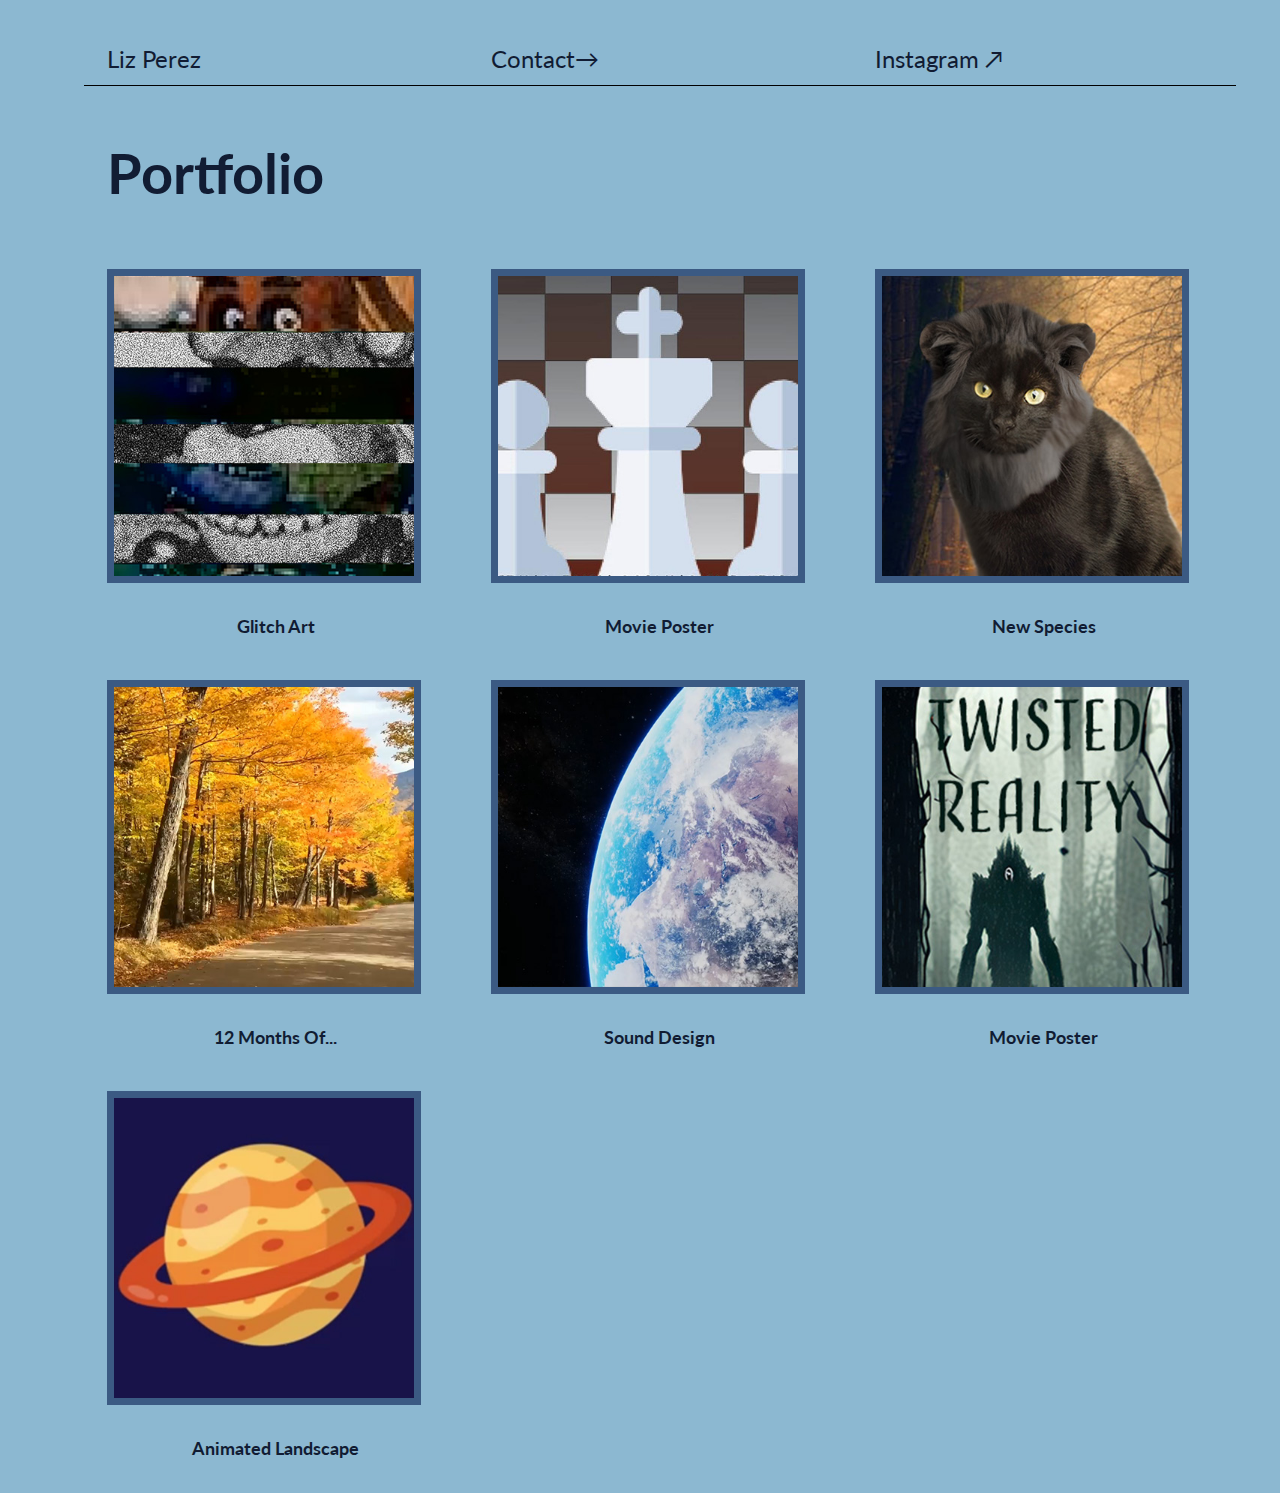
<file: index.html>
<!DOCTYPE html>
<html lang="en">
<head>
    <meta charset="UTF-8">
    <meta http-equiv="X-UA-Compatible" content="IE=edge">
    <meta name="viewport" content="width=device-width, initial-scale=1.0">
    <title>Liz Perez</title>
    <link rel="stylesheet" href="styles/simple-grid.css">
    <link rel="stylesheet" href="styles/main.css">
</head>
<body>


    <div class="container">
        <div class="row nav_bar">
            <div class="col-4">
                <a href="index.html">Liz Perez</a>
            </div>

            <div class="col-4">
                <a href="mailto:lizbehtperez61@gmail.com">Contact&#8594;
                </a>
            </div>

            <div class="col-4">
                <a href="https://www.instagram.com/liz.drxws/">Instagram &#8599;</a>
            </div>
        </div>

        <div class="row">
            <div class="col-12">
                <h1 id="title_name">Portfolio</h1>
            </div>
        </div>
        <div class="row">
          <div class="col-4">
            <a href="project1.html">
                <div class="project_card">
                    <a href="project1.html"><img class="homepage_project_image" src="images/1thumb.jpg"/></a>
                    <h4 class="project_card_name">Glitch Art</h4>
                
                </div>
            </a>
          

          </div>
          <div class="col-4">
            <a href="project2.html">
            <div class="project_card">
                <a href="project2.html"><img class="homepage_project_image" src="images/2thumb.jpg"/></a>
                <h4 class="project_card_name">Movie Poster</h4>
               
            </div>
          </div>
          <div class="col-4">
            <a href="project3.html">
            <div class="project_card">
                <a href="project3.html"><img class="homepage_project_image" src="images/3thumb.jpg"/></a>
                <h4 class="project_card_name">New Species</h4>
                
            </div>
          </div>
        </div>
        <div class="row">
            <div class="col-4">
              <a href="project4.html">
                  <div class="project_card">
                      <a href="project4.html"><img class="homepage_project_image" src="images/4Thumb.jpg"/></a>
                      <h4 class="project_card_name">12 Months Of...</h4>
                  
                  </div>
              </a>
            
  
            </div>
            <div class="col-4">
              <div class="project_card">
                <a href="project5.html"></a>
                  <a href="project5.html"><img class="homepage_project_image" src="images/5thumb.jpg"/></a>
                  <h4 class="project_card_name">Sound Design</h4>
                  
              </div>
            </div>
            <div class="col-4">
              <div class="project_card">
                <a href="project6.html"></a>
                  <a href="project6.html"><img class="homepage_project_image" src="images/6thumb.jpg"/></a>
                  <h4 class="project_card_name">Movie Poster</h4>
                 
              </div>
            </div>
          </div>
          <div class="row">
            <div class="col-4">
              <a href="project7.html">
                  <div class="project_card">
                      <a href="project7.html"><img class="homepage_project_image" src="images/7thumb.jpg"/></a>
                      <h4 class="project_card_name">Animated Landscape</h4>
                  </div>
              </a>
          </div>
      </div>




   
</body>
</html>
</file>
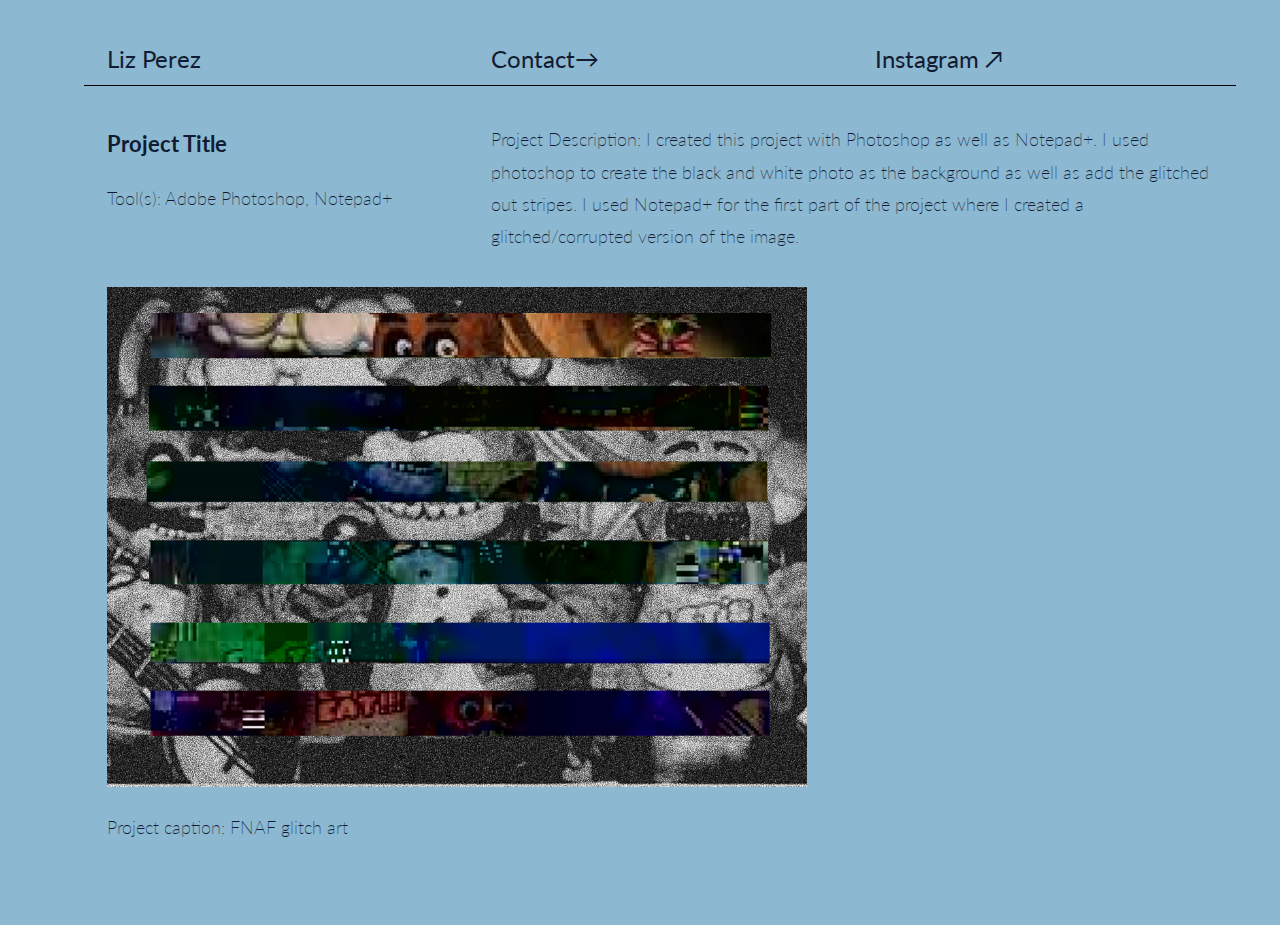
<file: project1.html>
<!DOCTYPE html>
<html lang="en">
<head>
    <meta charset="UTF-8">
    <meta http-equiv="X-UA-Compatible" content="IE=edge">
    <meta name="viewport" content="width=device-width, initial-scale=1.0">
    <title>My Website</title>
    <link rel="stylesheet" href="styles/simple-grid.css">
    <link rel="stylesheet" href="styles/main.css">
</head>
<body>
    <div class="container">
        <div class="row nav_bar">
            <div class="col-4">
                <a href="index.html">Liz Perez</a>
            </div>

            <div class="col-4">
                <a href="mailto:lizbehtperez61@gmail.com">Contact&#8594;
                </a>
            </div>

            <div class="col-4">
                <a href="https://www.instagram.com/liz.drxws">Instagram &#8599;</a>
            </div>
        </div>


        <div class="row project_page_description">
            <div class="col-4">
                <h3>Project Title</h3>
                <p class="project_tools">Tool(s): Adobe Photoshop, Notepad+ </p>
            </div>
            <div class="col-8">
                <p>Project Description: I created this project with Photoshop as well as Notepad+. I used photoshop to create the black and white photo as the background as well as add the glitched out stripes. I used Notepad+ for the first part of the project where I created a glitched/corrupted version of the image. </p>
            </div>
      </div>
        <div class="row">
            <div class="col-12">
                <img src="images/Project 1.jpg" width=700px height="500px">
                
                <p>Project caption: FNAF glitch art</p>
            </div>
        </div>
        </div>
    </body>
</html>
</file>
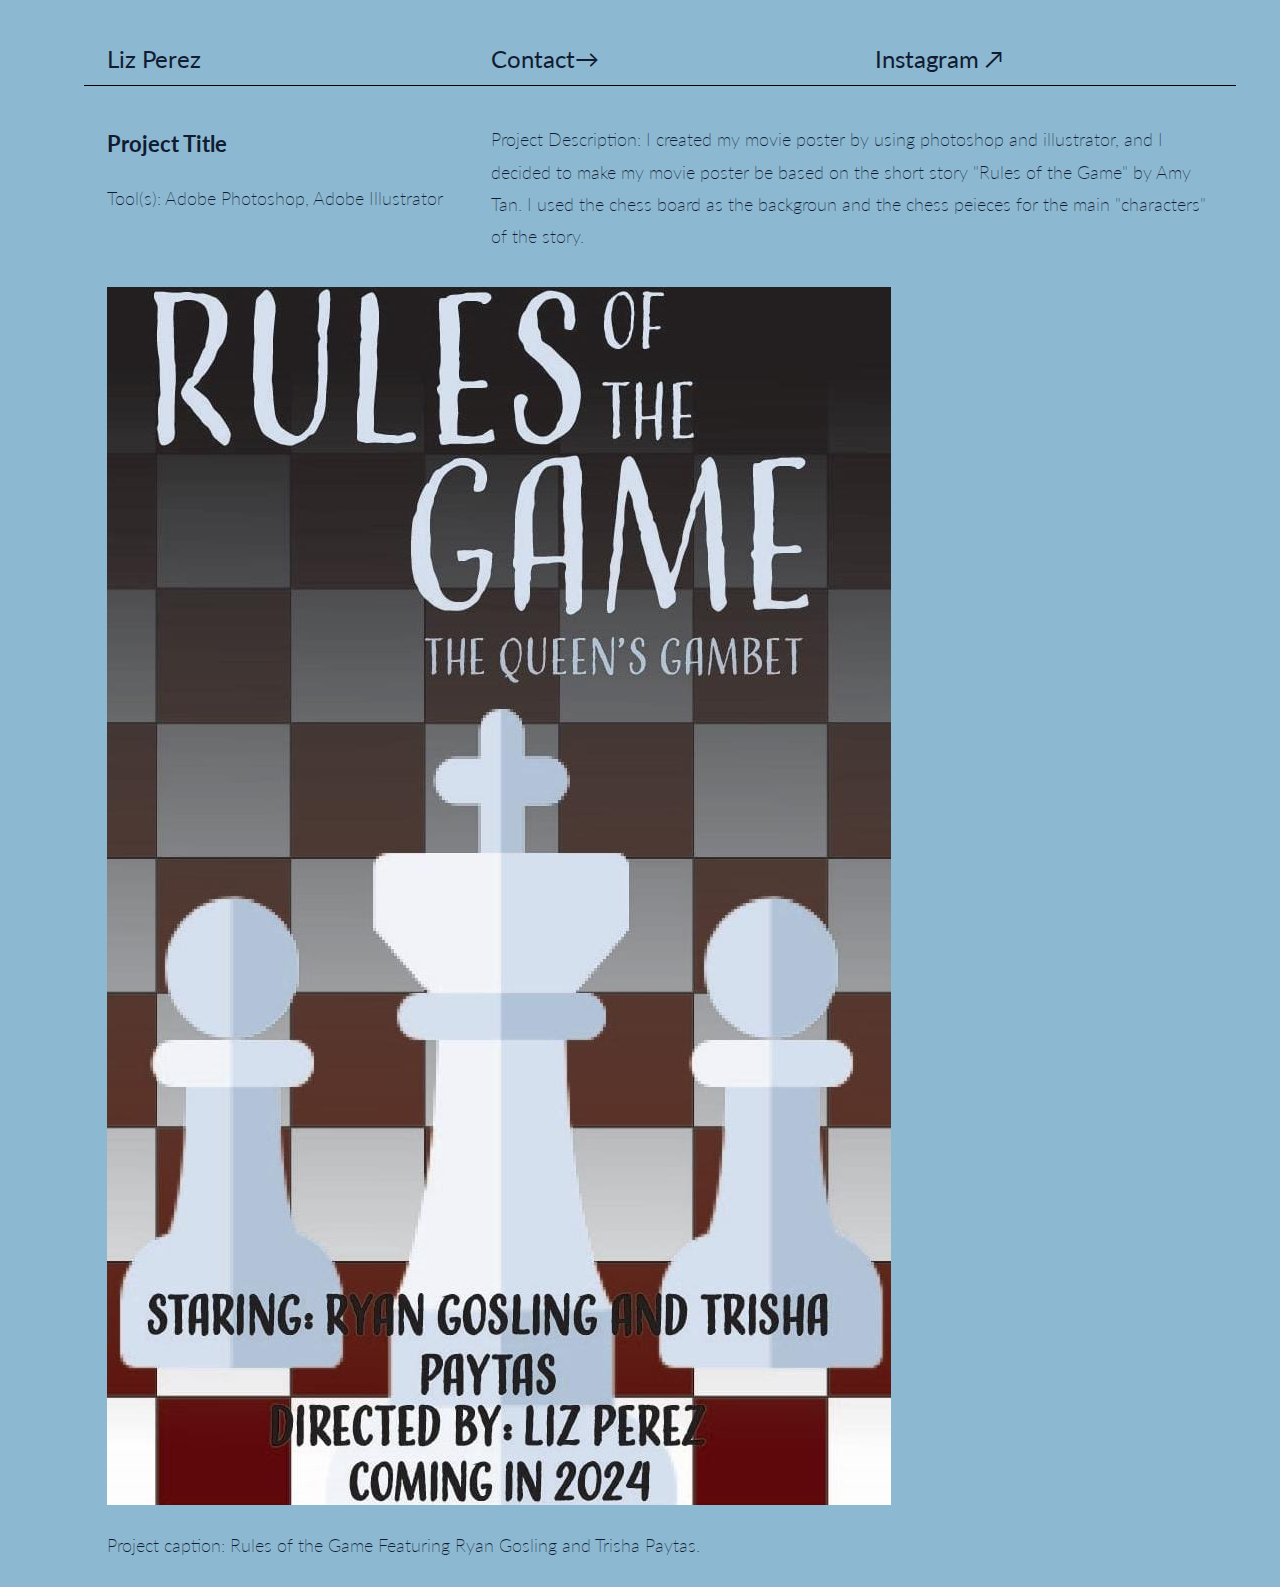
<file: project2.html>
<!DOCTYPE html>
<html lang="en">
<head>
    <meta charset="UTF-8">
    <meta http-equiv="X-UA-Compatible" content="IE=edge">
    <meta name="viewport" content="width=device-width, initial-scale=1.0">
    <title>My Website</title>
    <link rel="stylesheet" href="styles/simple-grid.css">
    <link rel="stylesheet" href="styles/main.css">
</head>
<body>
    <div class="container">
        <div class="row nav_bar">
            <div class="col-4">
                <a href="index.html">Liz Perez</a>
            </div>

            <div class="col-4">
                <a href="mailto:lizbehtperez61@gmail.com">Contact&#8594;
                </a>
            </div>

            <div class="col-4">
                <a href="https://www.instagram.com/liz.drxws">Instagram &#8599;</a>
            </div>
        </div>


        <div class="row project_page_description">
            <div class="col-4">
                <h3>Project Title</h3>
                <p class="project_tools">Tool(s): Adobe Photoshop, Adobe Illustrator</p>
            </div>
            <div class="col-8">
                <p>Project Description: I created my movie poster by using photoshop and illustrator, and I decided to make my movie poster be based on the short story "Rules of the Game" by Amy Tan. I used the chess board as the backgroun and the chess peieces for the main "characters" of the story. </p>
            </div>
      </div>
        <div class="row">
            <div class="col-12">
                <img src="images/Project 2.jpg"/>
                <p>Project caption: Rules of the Game Featuring Ryan Gosling and Trisha Paytas.</p>
            </div>
        </div>
        </div>
    </body>
</html>
</file>
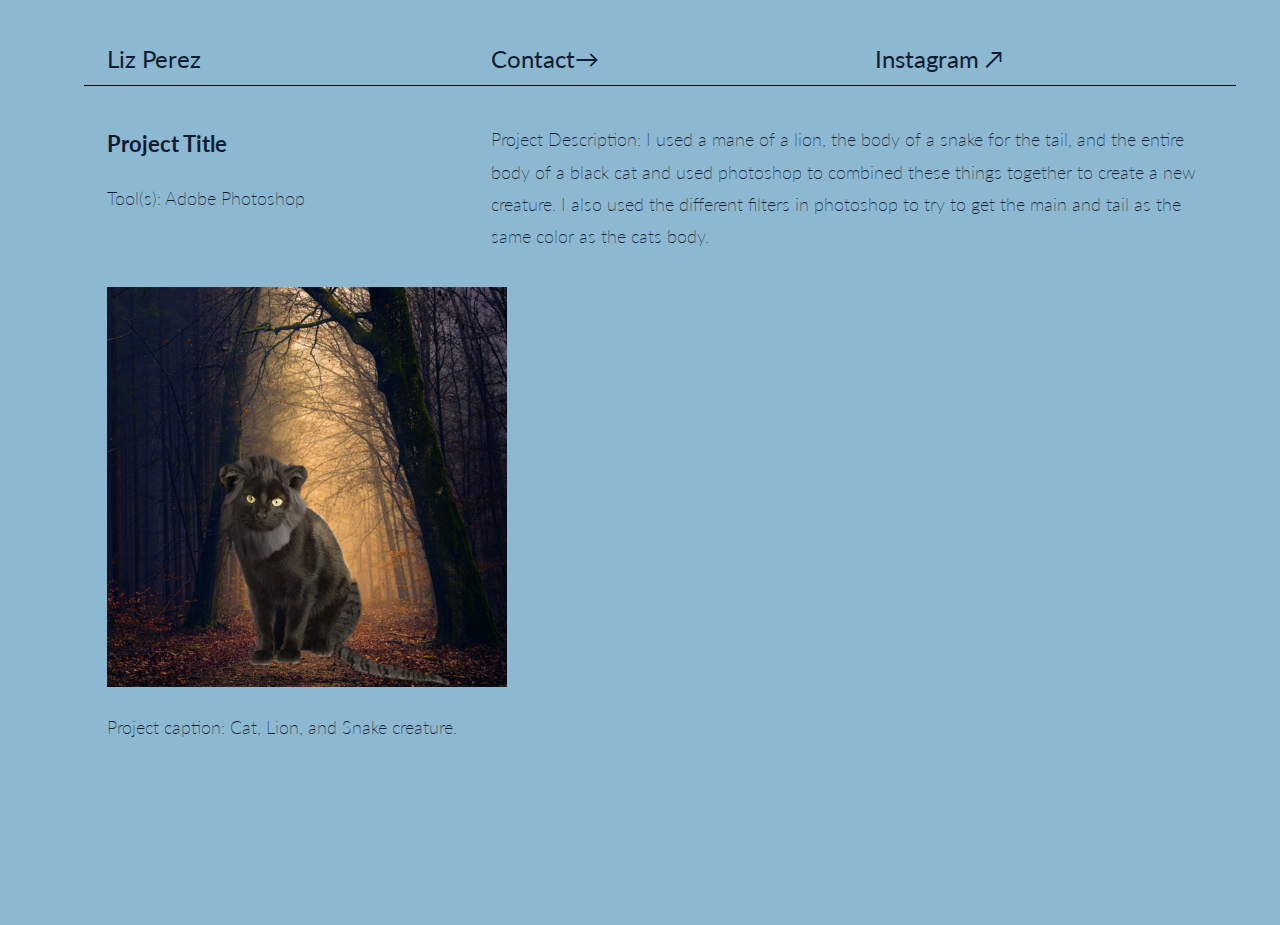
<file: project3.html>
<!DOCTYPE html>
<html lang="en">
<head>
    <meta charset="UTF-8">
    <meta http-equiv="X-UA-Compatible" content="IE=edge">
    <meta name="viewport" content="width=device-width, initial-scale=1.0">
    <title>My Website</title>
    <link rel="stylesheet" href="styles/simple-grid.css">
    <link rel="stylesheet" href="styles/main.css">
</head>
<body>
    <div class="container">
        <div class="row nav_bar">
            <div class="col-4">
                <a href="index.html">Liz Perez</a>
            </div>

            <div class="col-4">
                <a href="mailto:lizbehtperez61@gmail.com">Contact&#8594;
                </a>
            </div>

            <div class="col-4">
                <a href="https://www.instagram.com/liz.drxws">Instagram &#8599;</a>
            </div>
        </div>


        <div class="row project_page_description">
            <div class="col-4">
                <h3>Project Title</h3>
                <p class="project_tools">Tool(s): Adobe Photoshop</p>
            </div>
            <div class="col-8">
                <p>Project Description: I used a mane of a lion, the body of a snake for the tail, and the entire body of a black cat and used photoshop to combined these things together to create a new creature. I also used the different filters in photoshop to try to get the main and tail as the same color as the cats body.  </p>
            </div>
      </div>
        <div class="row">
            <div class="col-12">
                <img src="images/Project 3.jpg" width="400px" height="400px"/>
                <p>Project caption: Cat, Lion, and Snake creature. </p>
            </div>
        </div>
        </div>
    </body>
</html>
</file>
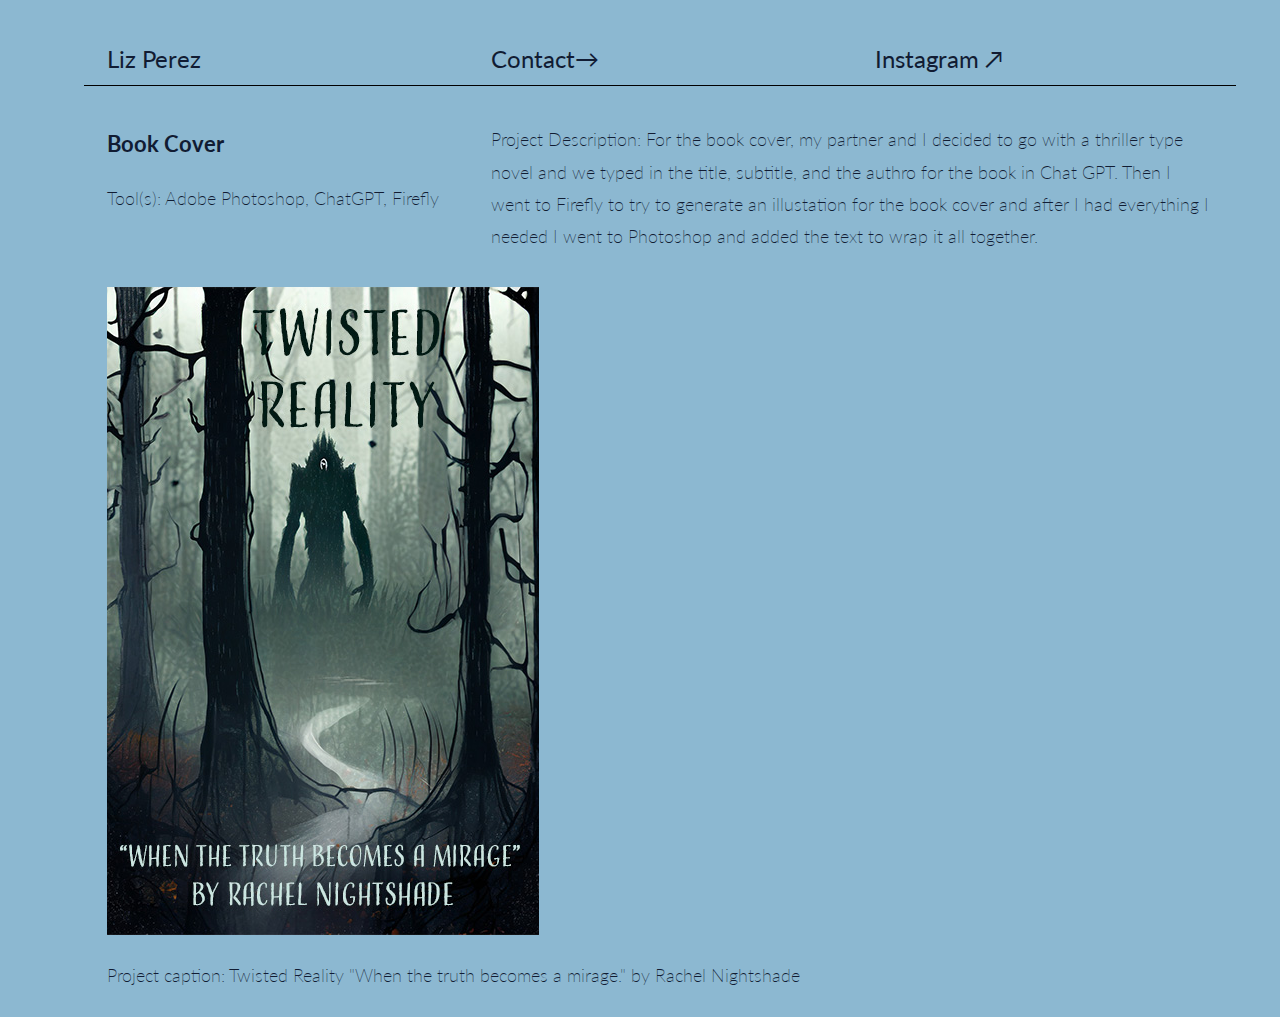
<file: project6.html>
<!DOCTYPE html>
<html lang="en">
<head>
    <meta charset="UTF-8">
    <meta http-equiv="X-UA-Compatible" content="IE=edge">
    <meta name="viewport" content="width=device-width, initial-scale=1.0">
    <title>My Website</title>
    <link rel="stylesheet" href="styles/simple-grid.css">
    <link rel="stylesheet" href="styles/main.css">
</head>
<body>
    <div class="container">
        <div class="row nav_bar">
            <div class="col-4">
                <a href="index.html">Liz Perez</a>
            </div>

            <div class="col-4">
                <a href="mailto:lizbehtperez61@gmail.com">Contact&#8594;
                </a>
            </div>

            <div class="col-4">
                <a href="https://www.instagram.com/liz.drxws">Instagram &#8599;</a>
            </div>
        </div>


        <div class="row project_page_description">
            <div class="col-4">
                <h3>Book Cover</h3>
                <p class="project_tools">Tool(s): Adobe Photoshop, ChatGPT, Firefly </p>
            </div>
            <div class="col-8">
                <p>Project Description: For the book cover, my partner and I decided to go with a thriller type novel and we typed in the title, subtitle, and the authro for the book in Chat GPT. Then I went to Firefly to try to generate an illustation for the book cover and after I had everything I needed I went to Photoshop and added the text to wrap it all together. </p>
            </div>
      </div>
        <div class="row">
            <div class="col-12">
                <img src="images/Project 6.jpg"/>
                <p>Project caption: Twisted Reality "When the truth becomes a mirage." by Rachel Nightshade</p>
            </div>
        </div>
        </div>
    </body>
</html>
</file>
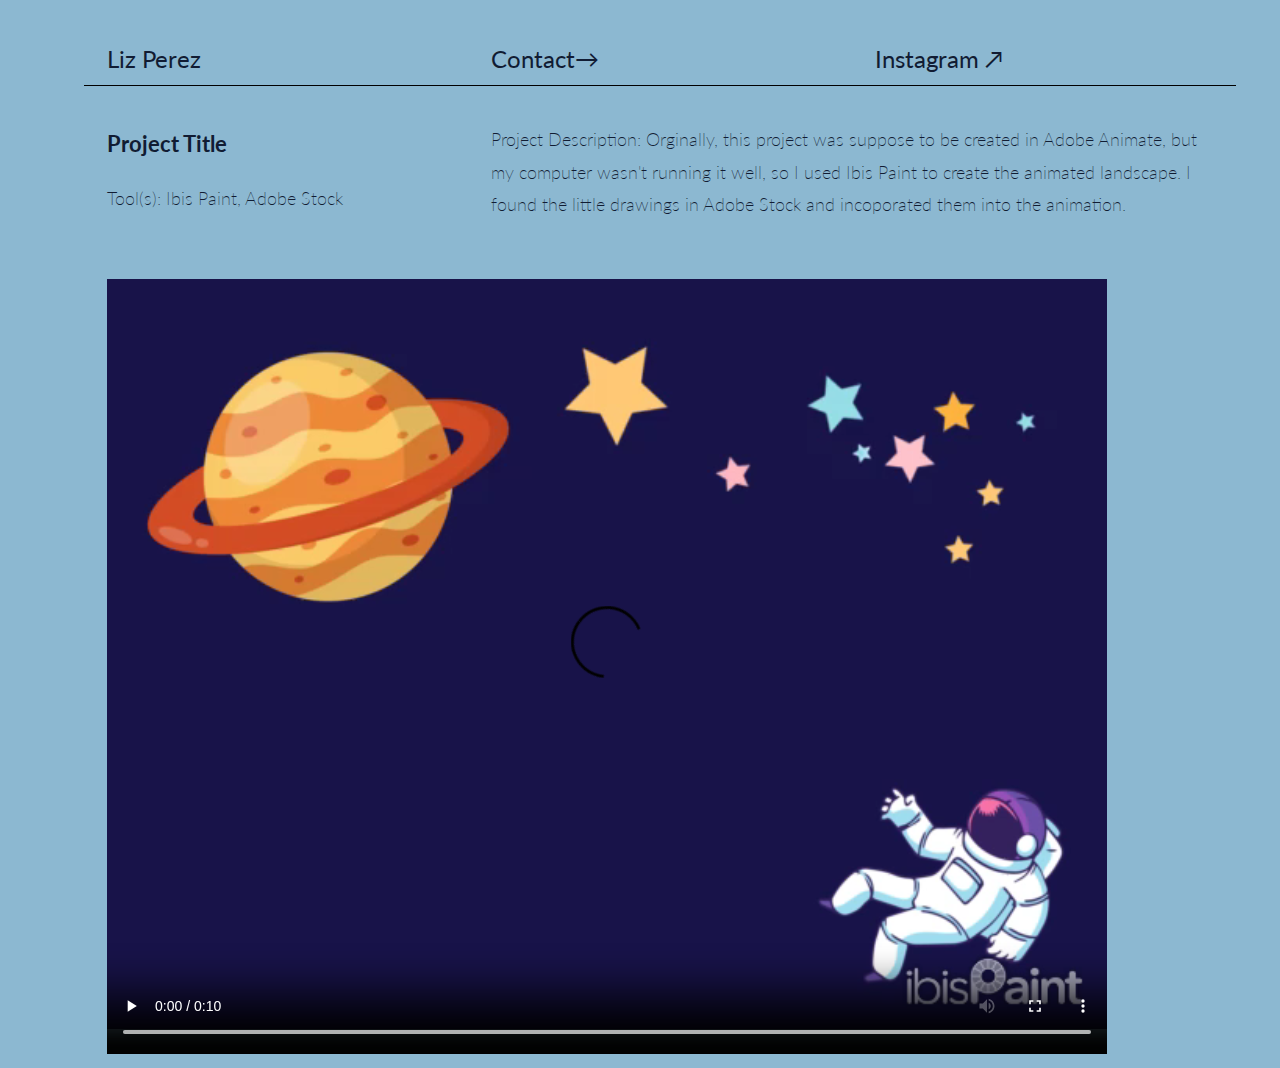
<file: project7.html>
<!DOCTYPE html>
<html lang="en">
<head>
    <meta charset="UTF-8">
    <meta http-equiv="X-UA-Compatible" content="IE=edge">
    <meta name="viewport" content="width=device-width, initial-scale=1.0">
    <title>My Website</title>
    <link rel="stylesheet" href="styles/simple-grid.css">
    <link rel="stylesheet" href="styles/main.css">
</head>
<body>
    <div class="container">
        <div class="row nav_bar">
            <div class="col-4">
                <a href="index.html">Liz Perez</a>
            </div>

            <div class="col-4">
                <a href="mailto:lizbehtperez61@gmail.com">Contact&#8594;
                </a>
            </div>

            <div class="col-4">
                <a href="https://www.instagram.com/liz.drxws">Instagram &#8599;</a>
            </div>
        </div>


        <div class="row project_page_description">
            <div class="col-4">
                <h3>Project Title</h3>
                <p class="project_tools">Tool(s): Ibis Paint, Adobe Stock</p>
            </div>
            <div class="col-8">
                <p>Project Description: Orginally, this project was suppose to be created in Adobe Animate, but my computer wasn't running it well, so I used Ibis Paint to create the animated landscape. I found the little drawings in Adobe Stock and incoporated them into the animation.
      </div>
        <div class="row">
            <div class="col-12">
                <video src="images/Project 7.mp4" controls width="1000px" height="800px">
                    <p>Project caption: Befriending Aliens in Space. </p>
            </div>
        </div>
        </div>
    </body>
</html>
</file>
<file: styles/simple-grid.css>
/**
*** SIMPLE GRID
*** (C) ZACH COLE 2016
**/

@import url(https://fonts.googleapis.com/css?family=Lato:400,300,300italic,400italic,700,700italic);

/* UNIVERSAL */

html,
body {
  height: 100%;
  width: 100%;
  margin: 5px;
  padding: 5px;
  left: 0;
  top: 0;
  font-size: 100%;
  background-color: rgb(140, 184, 209);
}

/* ROOT FONT STYLES */

* {
  font-family: 'Lato', Helvetica, sans-serif;
  color: #111c33;
  line-height: 1.5;
}

/* TYPOGRAPHY */

h1 {
  font-size: 2.5rem;
}

h2 {
  font-size: 2rem;
}

h3 {
  font-size: 1.375rem;
}

h4 {
  font-size: 1.125rem;
}

h5 {
  font-size: 1rem;
}

h6 {
  font-size: 0.875rem;
}

p {
  font-size: 1.125rem;
  font-weight: 200;
  line-height: 1.8;
}

.font-light {
  font-weight: 300;
}

.font-regular {
  font-weight: 400;
}

.font-heavy {
  font-weight: 700;
}

/* POSITIONING */

.left {
  text-align: left;
}

.right {
  text-align: right;
}

.center {
  text-align: center;
  margin-left: auto;
  margin-right: auto;
}

.justify {
  text-align: justify;
}

/* ==== GRID SYSTEM ==== */

.container {
  width: 90%;
  margin-left: auto;
  margin-right: auto;
}

.row {
  position: relative;
  width: 100%;
}

.row [class^="col"] {
  float: left;
  margin: 0.5rem 2%;
  min-height: 0.125rem;
}

.col-1,
.col-2,
.col-3,
.col-4,
.col-5,
.col-6,
.col-7,
.col-8,
.col-9,
.col-10,
.col-11,
.col-12 {
  width: 96%;
}

.col-1-sm {
  width: 4.33%;
}

.col-2-sm {
  width: 12.66%;
}

.col-3-sm {
  width: 21%;
}

.col-4-sm {
  width: 29.33%;
}

.col-5-sm {
  width: 37.66%;
}

.col-6-sm {
  width: 46%;
}

.col-7-sm {
  width: 54.33%;
}

.col-8-sm {
  width: 62.66%;
}

.col-9-sm {
  width: 71%;
}

.col-10-sm {
  width: 79.33%;
}

.col-11-sm {
  width: 87.66%;
}

.col-12-sm {
  width: 96%;
}

.row::after {
	content: "";
	display: table;
	clear: both;
}

.hidden-sm {
  display: none;
}

@media only screen and (min-width: 33.75em) {  /* 540px */
  .container {
    width: 80%;
  }
}

@media only screen and (min-width: 45em) {  /* 720px */
  .col-1 {
    width: 4.33%;
  }

  .col-2 {
    width: 12.66%;
  }

  .col-3 {
    width: 21%;
  }

  .col-4 {
    width: 29.33%;
  }

  .col-5 {
    width: 37.66%;
  }

  .col-6 {
    width: 46%;
  }

  .col-7 {
    width: 54.33%;
  }

  .col-8 {
    width: 62.66%;
  }

  .col-9 {
    width: 71%;
  }

  .col-10 {
    width: 79.33%;
  }

  .col-11 {
    width: 87.66%;
  }

  .col-12 {
    width: 96%;
  }

  .hidden-sm {
    display: block;
  }
}

@media only screen and (min-width: 60em) { /* 960px */
  .container {
    width: 90%;
    margin-top: 1%;
    /* max-width: 60rem; */
  }
}

.container {
  margin-top: 1%;
}
</file>
<file: styles/main.css>
.nav_bar {
    border-bottom: 1px solid black;
}

.nav_bar a {
    font-size: 24px;
    text-decoration: none;
}

#title_name {
    font-size: 3.5rem; font: 100;
}

.homepage_project_image {
    height: 300px; width: 300px;
    padding: 7px; background-color: rgb(59, 90, 131);
    
}
.project_card_name  {
    text-align: center;
}

.project_card_about {
    text-align: center;
}

.project_page_description {
    margin-top: 1%;
}
</file>
